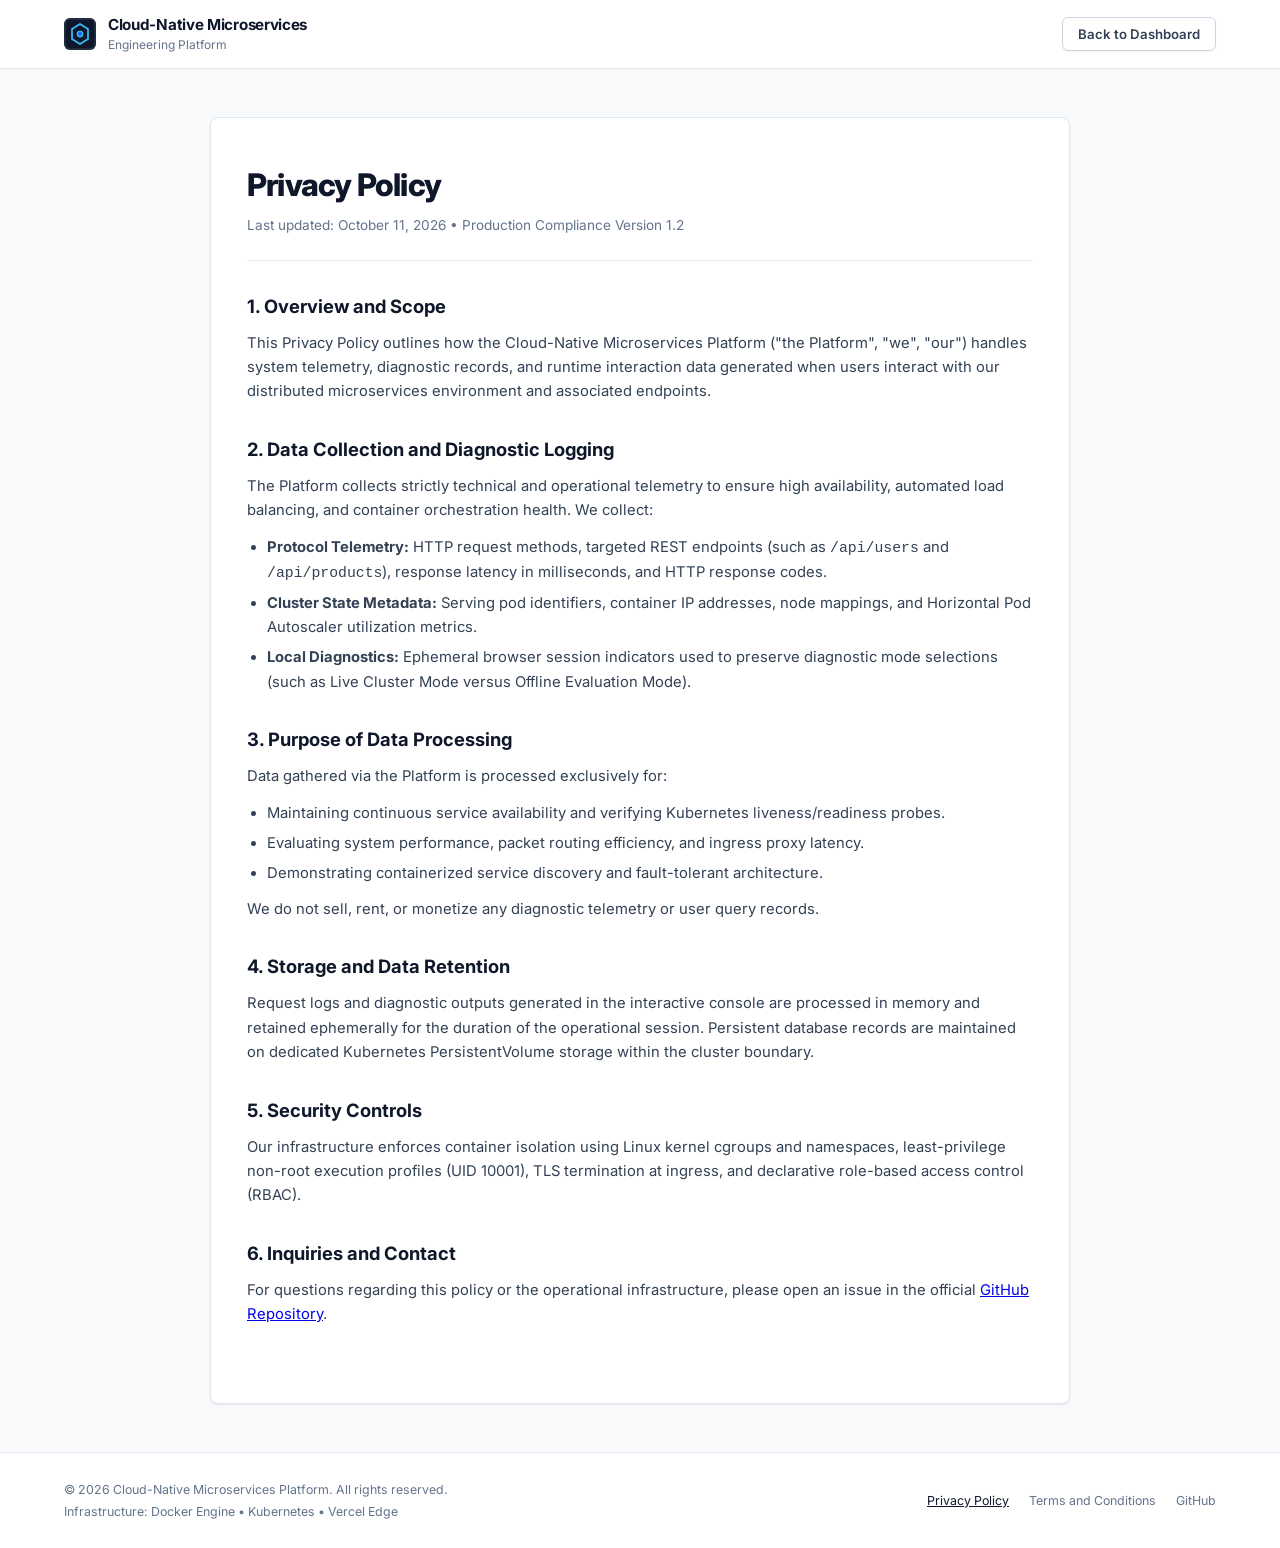
<file: privacy.html>
<!DOCTYPE html>
<html lang="en">
<head>
  <meta charset="UTF-8">
  <meta name="viewport" content="width=device-width, initial-scale=1.0">
  <title>Privacy Policy - Microservices Platform</title>
  <link rel="icon" type="image/svg+xml" href="favicon.svg">
  <link rel="preconnect" href="https://fonts.googleapis.com">
  <link rel="preconnect" href="https://fonts.gstatic.com" crossorigin>
  <link href="https://fonts.googleapis.com/css2?family=Inter:wght@400;500;600;700&family=JetBrains+Mono:wght@400;500&display=swap" rel="stylesheet">
  <link rel="stylesheet" href="style.css">
</head>
<body class="legal-page">
  <header class="navbar">
    <div class="nav-container">
      <div class="brand">
        <a href="index.html" class="brand-link">
          <svg class="brand-logo" viewBox="0 0 32 32" fill="none">
            <rect width="32" height="32" rx="6" fill="#0f172a"/>
            <rect x="1" y="1" width="30" height="30" rx="5" stroke="#334155" stroke-width="1"/>
            <path d="M16 6L24 11V21L16 26L8 21V11L16 6Z" stroke="#38bdf8" stroke-width="1.75" stroke-linejoin="round"/>
            <circle cx="16" cy="16" r="2.75" fill="#2563eb" stroke="#38bdf8" stroke-width="1.25"/>
          </svg>
          <div class="brand-text">
            <span class="brand-title">Cloud-Native Microservices</span>
            <span class="brand-meta">Engineering Platform</span>
          </div>
        </a>
      </div>
      <div class="nav-actions">
        <a href="index.html" class="btn btn-secondary">Back to Dashboard</a>
      </div>
    </div>
  </header>

  <main class="container py-12">
    <div class="content-box">
      <div class="page-header">
        <h1 class="page-title">Privacy Policy</h1>
        <p class="page-subtitle">Last updated: October 11, 2026 &bull; Production Compliance Version 1.2</p>
      </div>

      <div class="legal-body">
        <section class="legal-section">
          <h2>1. Overview and Scope</h2>
          <p>This Privacy Policy outlines how the Cloud-Native Microservices Platform ("the Platform", "we", "our") handles system telemetry, diagnostic records, and runtime interaction data generated when users interact with our distributed microservices environment and associated endpoints.</p>
        </section>

        <section class="legal-section">
          <h2>2. Data Collection and Diagnostic Logging</h2>
          <p>The Platform collects strictly technical and operational telemetry to ensure high availability, automated load balancing, and container orchestration health. We collect:</p>
          <ul>
            <li><strong>Protocol Telemetry:</strong> HTTP request methods, targeted REST endpoints (such as <code>/api/users</code> and <code>/api/products</code>), response latency in milliseconds, and HTTP response codes.</li>
            <li><strong>Cluster State Metadata:</strong> Serving pod identifiers, container IP addresses, node mappings, and Horizontal Pod Autoscaler utilization metrics.</li>
            <li><strong>Local Diagnostics:</strong> Ephemeral browser session indicators used to preserve diagnostic mode selections (such as Live Cluster Mode versus Offline Evaluation Mode).</li>
          </ul>
        </section>

        <section class="legal-section">
          <h2>3. Purpose of Data Processing</h2>
          <p>Data gathered via the Platform is processed exclusively for:</p>
          <ul>
            <li>Maintaining continuous service availability and verifying Kubernetes liveness/readiness probes.</li>
            <li>Evaluating system performance, packet routing efficiency, and ingress proxy latency.</li>
            <li>Demonstrating containerized service discovery and fault-tolerant architecture.</li>
          </ul>
          <p>We do not sell, rent, or monetize any diagnostic telemetry or user query records.</p>
        </section>

        <section class="legal-section">
          <h2>4. Storage and Data Retention</h2>
          <p>Request logs and diagnostic outputs generated in the interactive console are processed in memory and retained ephemerally for the duration of the operational session. Persistent database records are maintained on dedicated Kubernetes PersistentVolume storage within the cluster boundary.</p>
        </section>

        <section class="legal-section">
          <h2>5. Security Controls</h2>
          <p>Our infrastructure enforces container isolation using Linux kernel cgroups and namespaces, least-privilege non-root execution profiles (UID 10001), TLS termination at ingress, and declarative role-based access control (RBAC).</p>
        </section>

        <section class="legal-section">
          <h2>6. Inquiries and Contact</h2>
          <p>For questions regarding this policy or the operational infrastructure, please open an issue in the official <a href="https://github.com/g-vishnuvardhan/microservices-project" class="text-link" target="_blank" rel="noopener">GitHub Repository</a>.</p>
        </section>
      </div>
    </div>
  </main>

  <footer class="footer">
    <div class="footer-container">
      <div class="footer-meta">
        <span>&copy; 2026 Cloud-Native Microservices Platform. All rights reserved.</span>
        <span>Infrastructure: Docker Engine &bull; Kubernetes &bull; Vercel Edge</span>
      </div>
      <div class="footer-links">
        <a href="privacy.html" class="footer-link active">Privacy Policy</a>
        <a href="terms.html" class="footer-link">Terms and Conditions</a>
        <a href="https://github.com/g-vishnuvardhan/microservices-project" class="footer-link" target="_blank" rel="noopener">GitHub</a>
      </div>
    </div>
  </footer>
</body>
</html>
</file>
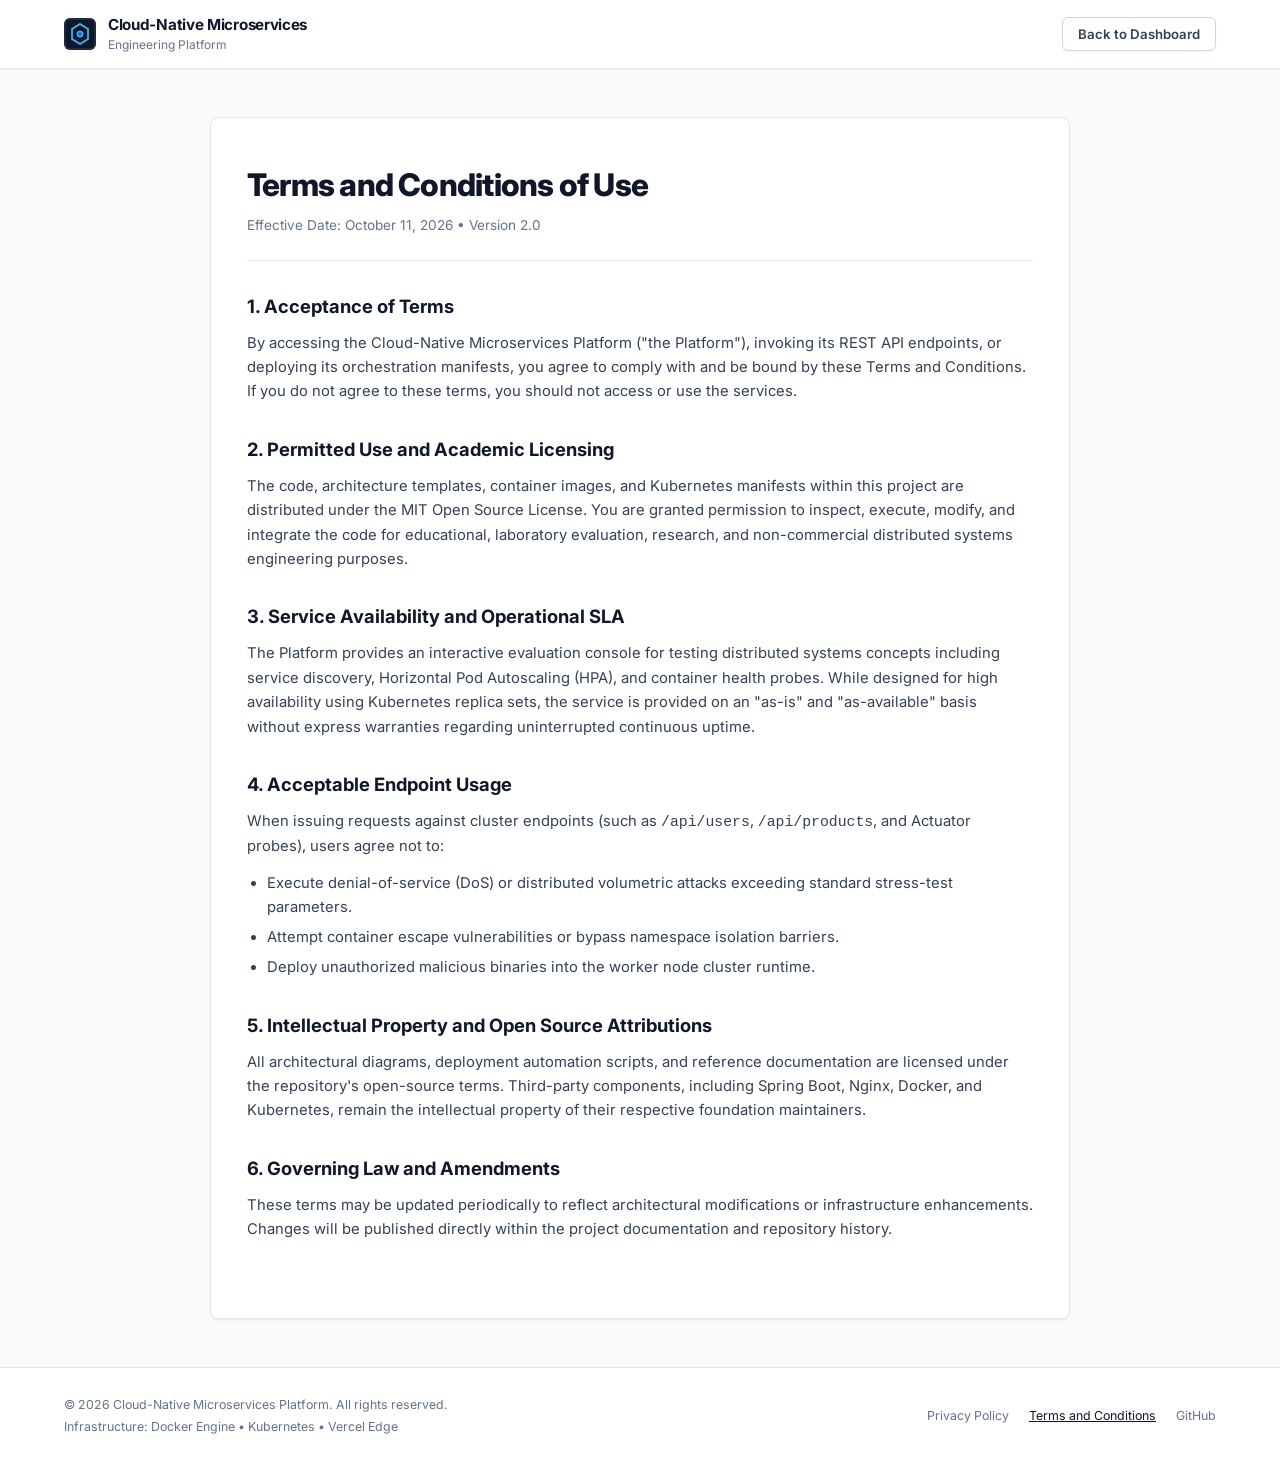
<file: terms.html>
<!DOCTYPE html>
<html lang="en">
<head>
  <meta charset="UTF-8">
  <meta name="viewport" content="width=device-width, initial-scale=1.0">
  <title>Terms and Conditions - Microservices Platform</title>
  <link rel="icon" type="image/svg+xml" href="favicon.svg">
  <link rel="preconnect" href="https://fonts.googleapis.com">
  <link rel="preconnect" href="https://fonts.gstatic.com" crossorigin>
  <link href="https://fonts.googleapis.com/css2?family=Inter:wght@400;500;600;700&family=JetBrains+Mono:wght@400;500&display=swap" rel="stylesheet">
  <link rel="stylesheet" href="style.css">
</head>
<body class="legal-page">
  <header class="navbar">
    <div class="nav-container">
      <div class="brand">
        <a href="index.html" class="brand-link">
          <svg class="brand-logo" viewBox="0 0 32 32" fill="none">
            <rect width="32" height="32" rx="6" fill="#0f172a"/>
            <rect x="1" y="1" width="30" height="30" rx="5" stroke="#334155" stroke-width="1"/>
            <path d="M16 6L24 11V21L16 26L8 21V11L16 6Z" stroke="#38bdf8" stroke-width="1.75" stroke-linejoin="round"/>
            <circle cx="16" cy="16" r="2.75" fill="#2563eb" stroke="#38bdf8" stroke-width="1.25"/>
          </svg>
          <div class="brand-text">
            <span class="brand-title">Cloud-Native Microservices</span>
            <span class="brand-meta">Engineering Platform</span>
          </div>
        </a>
      </div>
      <div class="nav-actions">
        <a href="index.html" class="btn btn-secondary">Back to Dashboard</a>
      </div>
    </div>
  </header>

  <main class="container py-12">
    <div class="content-box">
      <div class="page-header">
        <h1 class="page-title">Terms and Conditions of Use</h1>
        <p class="page-subtitle">Effective Date: October 11, 2026 &bull; Version 2.0</p>
      </div>

      <div class="legal-body">
        <section class="legal-section">
          <h2>1. Acceptance of Terms</h2>
          <p>By accessing the Cloud-Native Microservices Platform ("the Platform"), invoking its REST API endpoints, or deploying its orchestration manifests, you agree to comply with and be bound by these Terms and Conditions. If you do not agree to these terms, you should not access or use the services.</p>
        </section>

        <section class="legal-section">
          <h2>2. Permitted Use and Academic Licensing</h2>
          <p>The code, architecture templates, container images, and Kubernetes manifests within this project are distributed under the MIT Open Source License. You are granted permission to inspect, execute, modify, and integrate the code for educational, laboratory evaluation, research, and non-commercial distributed systems engineering purposes.</p>
        </section>

        <section class="legal-section">
          <h2>3. Service Availability and Operational SLA</h2>
          <p>The Platform provides an interactive evaluation console for testing distributed systems concepts including service discovery, Horizontal Pod Autoscaling (HPA), and container health probes. While designed for high availability using Kubernetes replica sets, the service is provided on an "as-is" and "as-available" basis without express warranties regarding uninterrupted continuous uptime.</p>
        </section>

        <section class="legal-section">
          <h2>4. Acceptable Endpoint Usage</h2>
          <p>When issuing requests against cluster endpoints (such as <code>/api/users</code>, <code>/api/products</code>, and Actuator probes), users agree not to:</p>
          <ul>
            <li>Execute denial-of-service (DoS) or distributed volumetric attacks exceeding standard stress-test parameters.</li>
            <li>Attempt container escape vulnerabilities or bypass namespace isolation barriers.</li>
            <li>Deploy unauthorized malicious binaries into the worker node cluster runtime.</li>
          </ul>
        </section>

        <section class="legal-section">
          <h2>5. Intellectual Property and Open Source Attributions</h2>
          <p>All architectural diagrams, deployment automation scripts, and reference documentation are licensed under the repository's open-source terms. Third-party components, including Spring Boot, Nginx, Docker, and Kubernetes, remain the intellectual property of their respective foundation maintainers.</p>
        </section>

        <section class="legal-section">
          <h2>6. Governing Law and Amendments</h2>
          <p>These terms may be updated periodically to reflect architectural modifications or infrastructure enhancements. Changes will be published directly within the project documentation and repository history.</p>
        </section>
      </div>
    </div>
  </main>

  <footer class="footer">
    <div class="footer-container">
      <div class="footer-meta">
        <span>&copy; 2026 Cloud-Native Microservices Platform. All rights reserved.</span>
        <span>Infrastructure: Docker Engine &bull; Kubernetes &bull; Vercel Edge</span>
      </div>
      <div class="footer-links">
        <a href="privacy.html" class="footer-link">Privacy Policy</a>
        <a href="terms.html" class="footer-link active">Terms and Conditions</a>
        <a href="https://github.com/g-vishnuvardhan/microservices-project" class="footer-link" target="_blank" rel="noopener">GitHub</a>
      </div>
    </div>
  </footer>
</body>
</html>
</file>
<file: style.css>
/* ==============================================================================
   Cloud-Native Microservices Platform - Clean White Theme Design System
   Inspired by Stripe, Linear, and Vercel Light Mode.
   High contrast, generous whitespace, pristine typography, zero visual clutter.
   ============================================================================== */

:root {
  /* Surface & Canvas Hierarchy */
  --bg-page: #f8fafc;
  --bg-surface: #ffffff;
  --bg-surface-subtle: #f1f5f9;
  --bg-surface-hover: #f8fafc;
  --bg-surface-active: #e2e8f0;
  
  /* Hairline Borders & Dividers */
  --border-light: #e2e8f0;
  --border-medium: #cbd5e1;
  --border-strong: #94a3b8;
  --border-focus: #2563eb;

  /* Typography Colors */
  --text-main: #0f172a;
  --text-body: #334155;
  --text-muted: #64748b;
  --text-subtle: #94a3b8;

  /* Primary Interactive Blue */
  --accent: #2563eb;
  --accent-hover: #1d4ed8;
  --accent-active: #1e40af;
  --accent-light: #eff6ff;
  --accent-border: #bfdbfe;

  /* Functional Status Colors */
  --status-success: #059669;
  --status-success-bg: #ecfdf5;
  --status-success-border: #a7f3d0;

  --status-warning: #d97706;
  --status-warning-bg: #fffbeb;
  --status-warning-border: #fde68a;

  --status-error: #dc2626;
  --status-error-bg: #fef2f2;
  --status-error-border: #fecaca;

  /* Typography Stacks */
  --font-sans: 'Inter', -apple-system, BlinkMacSystemFont, 'Segoe UI', Roboto, Helvetica, Arial, sans-serif;
  --font-mono: 'JetBrains Mono', 'Fira Code', 'SF Mono', Menlo, Consolas, monospace;

  /* Geometry - Crisp 6px/4px rectangular radius (NO pill buttons) */
  --radius-xs: 4px;
  --radius-sm: 6px;
  --radius-md: 8px;
  --radius-lg: 12px;

  /* Elevation Shadows (Soft & Subtle) */
  --shadow-subtle: 0 1px 2px rgba(0, 0, 0, 0.04);
  --shadow-card: 0 1px 3px rgba(0, 0, 0, 0.05), 0 1px 2px rgba(0, 0, 0, 0.03);
  --shadow-elevated: 0 4px 6px -1px rgba(0, 0, 0, 0.06), 0 2px 4px -2px rgba(0, 0, 0, 0.04);
  --shadow-modal: 0 20px 25px -5px rgba(0, 0, 0, 0.1), 0 8px 10px -6px rgba(0, 0, 0, 0.05);

  /* Transitions */
  --ease-standard: cubic-bezier(0.16, 1, 0.3, 1);
  --duration-fast: 120ms;
  --duration-normal: 180ms;
}

*, *::before, *::after {
  box-sizing: border-box;
  margin: 0;
  padding: 0;
}

html {
  color-scheme: light;
}

body {
  background-color: var(--bg-page);
  color: var(--text-body);
  font-family: var(--font-sans);
  font-size: 14px;
  line-height: 1.5;
  -webkit-font-smoothing: antialiased;
  -moz-osx-font-smoothing: grayscale;
  min-height: 100vh;
  display: flex;
  flex-direction: column;
}

/* ==============================================================================
   Layout & Container
   ============================================================================== */
.container {
  width: 100%;
  max-width: 1200px;
  margin: 0 auto;
  padding: 0 1.5rem;
}

.py-12 {
  padding-top: 3rem;
  padding-bottom: 3rem;
}

/* ==============================================================================
   Top Navigation Bar
   ============================================================================== */
.navbar {
  background-color: var(--bg-surface);
  border-bottom: 1px solid var(--border-light);
  position: sticky;
  top: 0;
  z-index: 100;
  box-shadow: var(--shadow-subtle);
}

.nav-container {
  max-width: 1200px;
  margin: 0 auto;
  padding: 0.85rem 1.5rem;
  display: flex;
  justify-content: space-between;
  align-items: center;
  gap: 1rem;
}

.brand-link {
  display: flex;
  align-items: center;
  gap: 0.75rem;
  text-decoration: none;
  color: var(--text-main);
}

.brand-logo {
  width: 32px;
  height: 32px;
  flex-shrink: 0;
}

.brand-text {
  display: flex;
  flex-direction: column;
}

.brand-title {
  font-weight: 700;
  font-size: 0.95rem;
  letter-spacing: -0.02em;
  color: var(--text-main);
  display: flex;
  align-items: center;
  gap: 0.5rem;
}

.version-pill {
  font-family: var(--font-mono);
  font-size: 0.7rem;
  font-weight: 600;
  padding: 0.1rem 0.4rem;
  border-radius: var(--radius-xs);
  background: var(--bg-surface-subtle);
  border: 1px solid var(--border-light);
  color: var(--text-muted);
}

.brand-meta {
  font-size: 0.75rem;
  color: var(--text-muted);
}

.nav-actions {
  display: flex;
  align-items: center;
  gap: 0.65rem;
}

/* Verified Domain Badge */
.system-badge {
  display: inline-flex;
  align-items: center;
  gap: 0.45rem;
  background-color: var(--bg-surface-subtle);
  border: 1px solid var(--border-light);
  padding: 0.35rem 0.65rem;
  border-radius: var(--radius-sm);
  font-family: var(--font-mono);
  font-size: 0.75rem;
  color: var(--text-body);
}

.pulse-wrapper {
  position: relative;
  display: flex;
  align-items: center;
  justify-content: center;
  width: 8px;
  height: 8px;
}

.pulse-core {
  width: 7px;
  height: 7px;
  border-radius: 50%;
  background-color: var(--status-success);
  z-index: 2;
}

.pulse-ring {
  position: absolute;
  width: 100%;
  height: 100%;
  border-radius: 50%;
  background-color: var(--status-success);
  animation: radar-ping 2.2s cubic-bezier(0, 0, 0.2, 1) infinite;
  opacity: 0.5;
}

@keyframes radar-ping {
  0% { transform: scale(1); opacity: 0.8; }
  75%, 100% { transform: scale(2.6); opacity: 0; }
}

/* ==============================================================================
   Buttons (Clean, subtle, rectangular, NO pill shape)
   ============================================================================== */
.btn {
  display: inline-flex;
  align-items: center;
  justify-content: center;
  gap: 0.5rem;
  font-family: var(--font-sans);
  font-size: 0.825rem;
  font-weight: 600;
  padding: 0.5rem 0.95rem;
  border-radius: var(--radius-sm);
  border: 1px solid transparent;
  cursor: pointer;
  transition: all var(--duration-fast) var(--ease-standard);
  text-decoration: none;
  line-height: 1.25;
  user-select: none;
}

.btn:active {
  transform: translateY(1px);
}

.btn-primary {
  background-color: var(--accent);
  color: #ffffff;
  border-color: var(--accent);
  box-shadow: 0 1px 2px rgba(37, 99, 235, 0.2);
}

.btn-primary:hover {
  background-color: var(--accent-hover);
  border-color: var(--accent-hover);
  color: #ffffff;
  text-decoration: none;
}

.btn-secondary {
  background-color: var(--bg-surface);
  color: var(--text-body);
  border-color: var(--border-medium);
  box-shadow: var(--shadow-subtle);
}

.btn-secondary:hover {
  background-color: var(--bg-surface-subtle);
  border-color: var(--border-strong);
  color: var(--text-main);
  text-decoration: none;
}

.btn-sm {
  padding: 0.35rem 0.65rem;
  font-size: 0.75rem;
}

kbd {
  font-family: var(--font-mono);
  font-size: 0.7rem;
  background: var(--bg-surface-subtle);
  border: 1px solid var(--border-medium);
  padding: 0.1rem 0.35rem;
  border-radius: 3px;
  color: var(--text-muted);
}

/* ==============================================================================
   Hero Section & System Telemetry
   ============================================================================== */
.hero-section {
  padding: 2.5rem 0 2rem;
  background-color: var(--bg-surface);
  border-bottom: 1px solid var(--border-light);
}

.hero-header {
  margin-bottom: 2rem;
}

.hero-title {
  font-size: 1.85rem;
  font-weight: 700;
  letter-spacing: -0.03em;
  color: var(--text-main);
  margin-bottom: 0.45rem;
}

.hero-desc {
  font-size: 0.95rem;
  color: var(--text-muted);
  max-width: 800px;
  line-height: 1.6;
}

/* 4 Clear Telemetry Cards */
.telemetry-grid {
  display: grid;
  grid-template-columns: repeat(auto-fit, minmax(240px, 1fr));
  gap: 1rem;
}

.telemetry-card {
  background-color: var(--bg-page);
  border: 1px solid var(--border-light);
  border-radius: var(--radius-md);
  padding: 1.15rem 1.25rem;
  display: flex;
  flex-direction: column;
  gap: 0.35rem;
  transition: all var(--duration-fast) var(--ease-standard);
}

.telemetry-card:hover {
  border-color: var(--border-medium);
  background-color: var(--bg-surface);
  box-shadow: var(--shadow-card);
  transform: translateY(-1px);
}

.telemetry-label {
  font-size: 0.725rem;
  font-weight: 600;
  text-transform: uppercase;
  letter-spacing: 0.05em;
  color: var(--text-muted);
}

.telemetry-value {
  font-family: var(--font-mono);
  font-size: 1.05rem;
  font-weight: 700;
  color: var(--text-main);
}

.telemetry-sub {
  font-size: 0.75rem;
  color: var(--text-muted);
}

/* ==============================================================================
   Interactive Node Topology Graph
   ============================================================================== */
.topology-graph-card {
  background-color: var(--bg-surface);
  border: 1px solid var(--border-light);
  border-radius: var(--radius-md);
  padding: 1.25rem;
  margin-bottom: 2rem;
  box-shadow: var(--shadow-card);
}

.topology-header {
  display: flex;
  justify-content: space-between;
  align-items: center;
  margin-bottom: 1rem;
}

.topology-title {
  font-size: 0.8rem;
  font-weight: 700;
  text-transform: uppercase;
  letter-spacing: 0.05em;
  color: var(--text-muted);
  display: flex;
  align-items: center;
  gap: 0.5rem;
}

.topology-grid {
  display: grid;
  grid-template-columns: repeat(4, 1fr);
  gap: 1rem;
}

@media (max-width: 900px) {
  .topology-grid {
    grid-template-columns: repeat(2, 1fr);
  }
}

.topo-node {
  background-color: var(--bg-page);
  border: 1px solid var(--border-light);
  border-radius: var(--radius-sm);
  padding: 0.85rem 1rem;
  display: flex;
  flex-direction: column;
  gap: 0.25rem;
  cursor: pointer;
  transition: all var(--duration-fast) var(--ease-standard);
  position: relative;
}

.topo-node:hover {
  border-color: var(--accent);
  background-color: var(--bg-surface);
  box-shadow: var(--shadow-card);
  transform: translateY(-1px);
}

.topo-node.active-node {
  border-color: var(--accent);
  background-color: var(--accent-light);
  border-width: 1.5px;
}

.node-header {
  display: flex;
  justify-content: space-between;
  align-items: center;
}

.node-title {
  font-size: 0.825rem;
  font-weight: 600;
  color: var(--text-main);
}

.node-sub {
  font-size: 0.725rem;
  color: var(--text-muted);
  font-family: var(--font-mono);
}

.node-meta {
  font-size: 0.725rem;
  color: var(--text-body);
  margin-top: 0.25rem;
}

/* ==============================================================================
   Main Console Section
   ============================================================================== */
.console-section {
  padding: 2.25rem 0 3rem;
  flex: 1;
}

.section-header {
  margin-bottom: 1.25rem;
}

.section-title {
  font-size: 1.25rem;
  font-weight: 700;
  letter-spacing: -0.02em;
  color: var(--text-main);
  margin-bottom: 0.25rem;
}

.section-sub {
  font-size: 0.85rem;
  color: var(--text-muted);
}

/* Control Toolbar */
.toolbar {
  background-color: var(--bg-surface);
  border: 1px solid var(--border-light);
  border-radius: var(--radius-md);
  padding: 0.75rem 1rem;
  margin-bottom: 1.25rem;
  display: flex;
  flex-wrap: wrap;
  justify-content: space-between;
  align-items: center;
  gap: 0.75rem;
  box-shadow: var(--shadow-card);
}

.endpoint-group {
  display: flex;
  align-items: center;
  gap: 0.4rem;
  flex-wrap: wrap;
}

.toolbar-label {
  font-size: 0.725rem;
  font-weight: 700;
  text-transform: uppercase;
  letter-spacing: 0.05em;
  color: var(--text-muted);
  margin-right: 0.25rem;
}

.tab-btn {
  background-color: var(--bg-page);
  color: var(--text-body);
  border: 1px solid var(--border-light);
  border-radius: var(--radius-sm);
  padding: 0.45rem 0.75rem;
  font-family: var(--font-mono);
  font-size: 0.775rem;
  cursor: pointer;
  transition: all var(--duration-fast) var(--ease-standard);
}

.tab-btn:hover {
  background-color: var(--bg-surface);
  border-color: var(--border-medium);
  color: var(--text-main);
}

.tab-btn.active {
  background-color: var(--accent);
  color: #ffffff;
  border-color: var(--accent);
  font-weight: 600;
  box-shadow: 0 1px 2px rgba(37, 99, 235, 0.25);
}

/* ==============================================================================
   Dual Column Input vs Output Inspector
   ============================================================================== */
.io-grid {
  display: grid;
  grid-template-columns: 1fr 1fr;
  gap: 1.25rem;
}

@media (max-width: 900px) {
  .io-grid {
    grid-template-columns: 1fr;
  }
}

.panel-card {
  background-color: var(--bg-surface);
  border: 1px solid var(--border-light);
  border-radius: var(--radius-md);
  display: flex;
  flex-direction: column;
  overflow: hidden;
  box-shadow: var(--shadow-card);
}

.panel-header {
  background-color: var(--bg-page);
  border-bottom: 1px solid var(--border-light);
  padding: 0.75rem 1rem;
  display: flex;
  justify-content: space-between;
  align-items: center;
}

.panel-title {
  font-size: 0.75rem;
  font-weight: 700;
  text-transform: uppercase;
  letter-spacing: 0.05em;
  color: var(--text-muted);
  display: flex;
  align-items: center;
  gap: 0.5rem;
}

.panel-body {
  padding: 1.25rem;
  display: flex;
  flex-direction: column;
  gap: 1rem;
  flex: 1;
}

/* Metadata Rows */
.meta-row {
  display: flex;
  justify-content: space-between;
  align-items: center;
  padding-bottom: 0.5rem;
  border-bottom: 1px solid var(--border-light);
}

.meta-label {
  font-size: 0.75rem;
  font-weight: 500;
  color: var(--text-muted);
}

.meta-value {
  font-family: var(--font-mono);
  font-size: 0.8rem;
  font-weight: 600;
  color: var(--text-main);
}

/* Method Badges */
.method-badge {
  font-family: var(--font-mono);
  font-size: 0.7rem;
  font-weight: 700;
  padding: 0.2rem 0.5rem;
  border-radius: var(--radius-xs);
  border: 1px solid;
}

.method-get {
  background-color: #eff6ff;
  color: #1d4ed8;
  border-color: #bfdbfe;
}

.method-post {
  background-color: #ecfdf5;
  color: #047857;
  border-color: #a7f3d0;
}

.status-badge {
  font-family: var(--font-mono);
  font-size: 0.75rem;
  font-weight: 600;
  padding: 0.2rem 0.55rem;
  border-radius: var(--radius-xs);
  border: 1px solid;
}

.status-200 {
  background-color: var(--status-success-bg);
  color: var(--status-success);
  border-color: var(--status-success-border);
}

.latency-meter {
  font-family: var(--font-mono);
  font-size: 0.75rem;
  color: var(--text-muted);
  display: flex;
  align-items: center;
  gap: 0.35rem;
}

/* Code & Pre Blocks with Light Theme Syntax Highlights */
.code-container {
  background-color: #f8fafc;
  border: 1px solid var(--border-light);
  border-radius: var(--radius-sm);
  padding: 0.875rem 1rem;
  overflow-x: auto;
  font-family: var(--font-mono);
  font-size: 0.775rem;
  line-height: 1.6;
  color: #1e293b;
}

.code-container pre {
  margin: 0;
  white-space: pre-wrap;
  word-break: break-word;
}

/* JSON Token Highlighting for Clean Light Mode */
.json-key { color: #1e40af; font-weight: 600; }
.json-string { color: #047857; }
.json-number { color: #b45309; }
.json-boolean { color: #0369a1; font-weight: 600; }
.json-null { color: #64748b; }

/* Rendered Entity Cards */
.entity-list {
  display: flex;
  flex-direction: column;
  gap: 0.65rem;
}

.entity-card {
  background-color: var(--bg-page);
  border: 1px solid var(--border-light);
  border-radius: var(--radius-sm);
  padding: 0.85rem 1rem;
  display: flex;
  justify-content: space-between;
  align-items: center;
  transition: all var(--duration-fast) var(--ease-standard);
}

.entity-card:hover {
  border-color: var(--border-medium);
  background-color: var(--bg-surface);
  box-shadow: var(--shadow-subtle);
}

.entity-title {
  font-weight: 600;
  font-size: 0.85rem;
  color: var(--text-main);
}

.entity-sub {
  font-size: 0.75rem;
  color: var(--text-muted);
}

.entity-tag {
  font-family: var(--font-mono);
  font-size: 0.75rem;
  font-weight: 600;
  color: var(--accent);
  background-color: var(--accent-light);
  padding: 0.25rem 0.5rem;
  border-radius: var(--radius-xs);
  border: 1px solid var(--accent-border);
}

/* ==============================================================================
   Live Cluster Audit Log Terminal (Clean Light Mode)
   ============================================================================== */
.audit-terminal {
  background-color: var(--bg-surface);
  border: 1px solid var(--border-light);
  border-radius: var(--radius-md);
  margin-top: 1.5rem;
  overflow: hidden;
  box-shadow: var(--shadow-card);
}

.terminal-header {
  background-color: var(--bg-page);
  border-bottom: 1px solid var(--border-light);
  padding: 0.65rem 1rem;
  display: flex;
  justify-content: space-between;
  align-items: center;
}

.terminal-title {
  font-size: 0.75rem;
  font-weight: 700;
  text-transform: uppercase;
  letter-spacing: 0.05em;
  color: var(--text-muted);
  display: flex;
  align-items: center;
  gap: 0.5rem;
}

.terminal-body {
  background-color: #ffffff;
  padding: 0.85rem 1rem;
  max-height: 140px;
  overflow-y: auto;
  font-family: var(--font-mono);
  font-size: 0.75rem;
  display: flex;
  flex-direction: column;
  gap: 0.35rem;
}

.log-line {
  display: flex;
  gap: 0.75rem;
  color: var(--text-body);
  line-height: 1.4;
}

.log-time { color: var(--text-subtle); }
.log-level { color: var(--accent); font-weight: 700; }
.log-level.success { color: var(--status-success); }
.log-msg { color: var(--text-body); }

/* ==============================================================================
   Architecture & Infrastructure Section
   ============================================================================== */
.infra-section {
  padding: 3rem 0;
  background-color: var(--bg-surface);
  border-top: 1px solid var(--border-light);
}

.infra-grid {
  display: grid;
  grid-template-columns: repeat(auto-fit, minmax(260px, 1fr));
  gap: 1.25rem;
  margin-top: 1.5rem;
}

.infra-card {
  background-color: var(--bg-page);
  border: 1px solid var(--border-light);
  border-radius: var(--radius-md);
  padding: 1.35rem;
  display: flex;
  flex-direction: column;
  gap: 0.5rem;
  transition: all var(--duration-fast) var(--ease-standard);
}

.infra-card:hover {
  border-color: var(--border-medium);
  background-color: #ffffff;
  box-shadow: var(--shadow-card);
  transform: translateY(-2px);
}

.infra-card h3 {
  font-size: 0.95rem;
  font-weight: 700;
  color: var(--text-main);
  display: flex;
  align-items: center;
  gap: 0.5rem;
}

.infra-card p {
  font-size: 0.825rem;
  color: var(--text-muted);
  line-height: 1.5;
}

.infra-list {
  list-style: none;
  font-size: 0.775rem;
  color: var(--text-body);
  margin-top: 0.5rem;
  display: flex;
  flex-direction: column;
  gap: 0.35rem;
}

.infra-list li::before {
  content: "•";
  color: var(--accent);
  margin-right: 0.5rem;
}

/* ==============================================================================
   Legal Pages (Privacy & Terms)
   ============================================================================== */
.legal-page {
  background-color: var(--bg-page);
}

.content-box {
  background-color: var(--bg-surface);
  border: 1px solid var(--border-light);
  border-radius: var(--radius-md);
  padding: 2.75rem 2.25rem;
  max-width: 860px;
  margin: 0 auto;
  box-shadow: var(--shadow-card);
}

.page-header {
  padding-bottom: 1.5rem;
  margin-bottom: 2rem;
  border-bottom: 1px solid var(--border-light);
}

.page-title {
  font-size: 1.95rem;
  font-weight: 800;
  letter-spacing: -0.025em;
  color: var(--text-main);
  margin-bottom: 0.4rem;
}

.page-subtitle {
  font-size: 0.85rem;
  color: var(--text-muted);
}

.legal-section {
  margin-bottom: 2rem;
}

.legal-section h2 {
  font-size: 1.15rem;
  font-weight: 700;
  color: var(--text-main);
  margin-bottom: 0.65rem;
}

.legal-section p, .legal-section ul {
  font-size: 0.925rem;
  color: var(--text-body);
  line-height: 1.65;
  margin-bottom: 0.75rem;
}

.legal-section ul {
  padding-left: 1.25rem;
}

.legal-section li {
  margin-bottom: 0.35rem;
}

/* ==============================================================================
   Footer
   ============================================================================== */
.footer {
  background-color: var(--bg-surface);
  border-top: 1px solid var(--border-light);
  padding: 1.75rem 0;
  margin-top: auto;
}

.footer-container {
  max-width: 1200px;
  margin: 0 auto;
  padding: 0 1.5rem;
  display: flex;
  justify-content: space-between;
  align-items: center;
  flex-wrap: wrap;
  gap: 1rem;
}

.footer-meta {
  display: flex;
  flex-direction: column;
  gap: 0.25rem;
  font-size: 0.775rem;
  color: var(--text-muted);
}

.footer-links {
  display: flex;
  gap: 1.25rem;
}

.footer-link {
  font-size: 0.775rem;
  color: var(--text-muted);
  text-decoration: none;
  transition: color var(--duration-fast);
}

.footer-link:hover, .footer-link.active {
  color: var(--text-main);
  text-decoration: underline;
}
</file>
